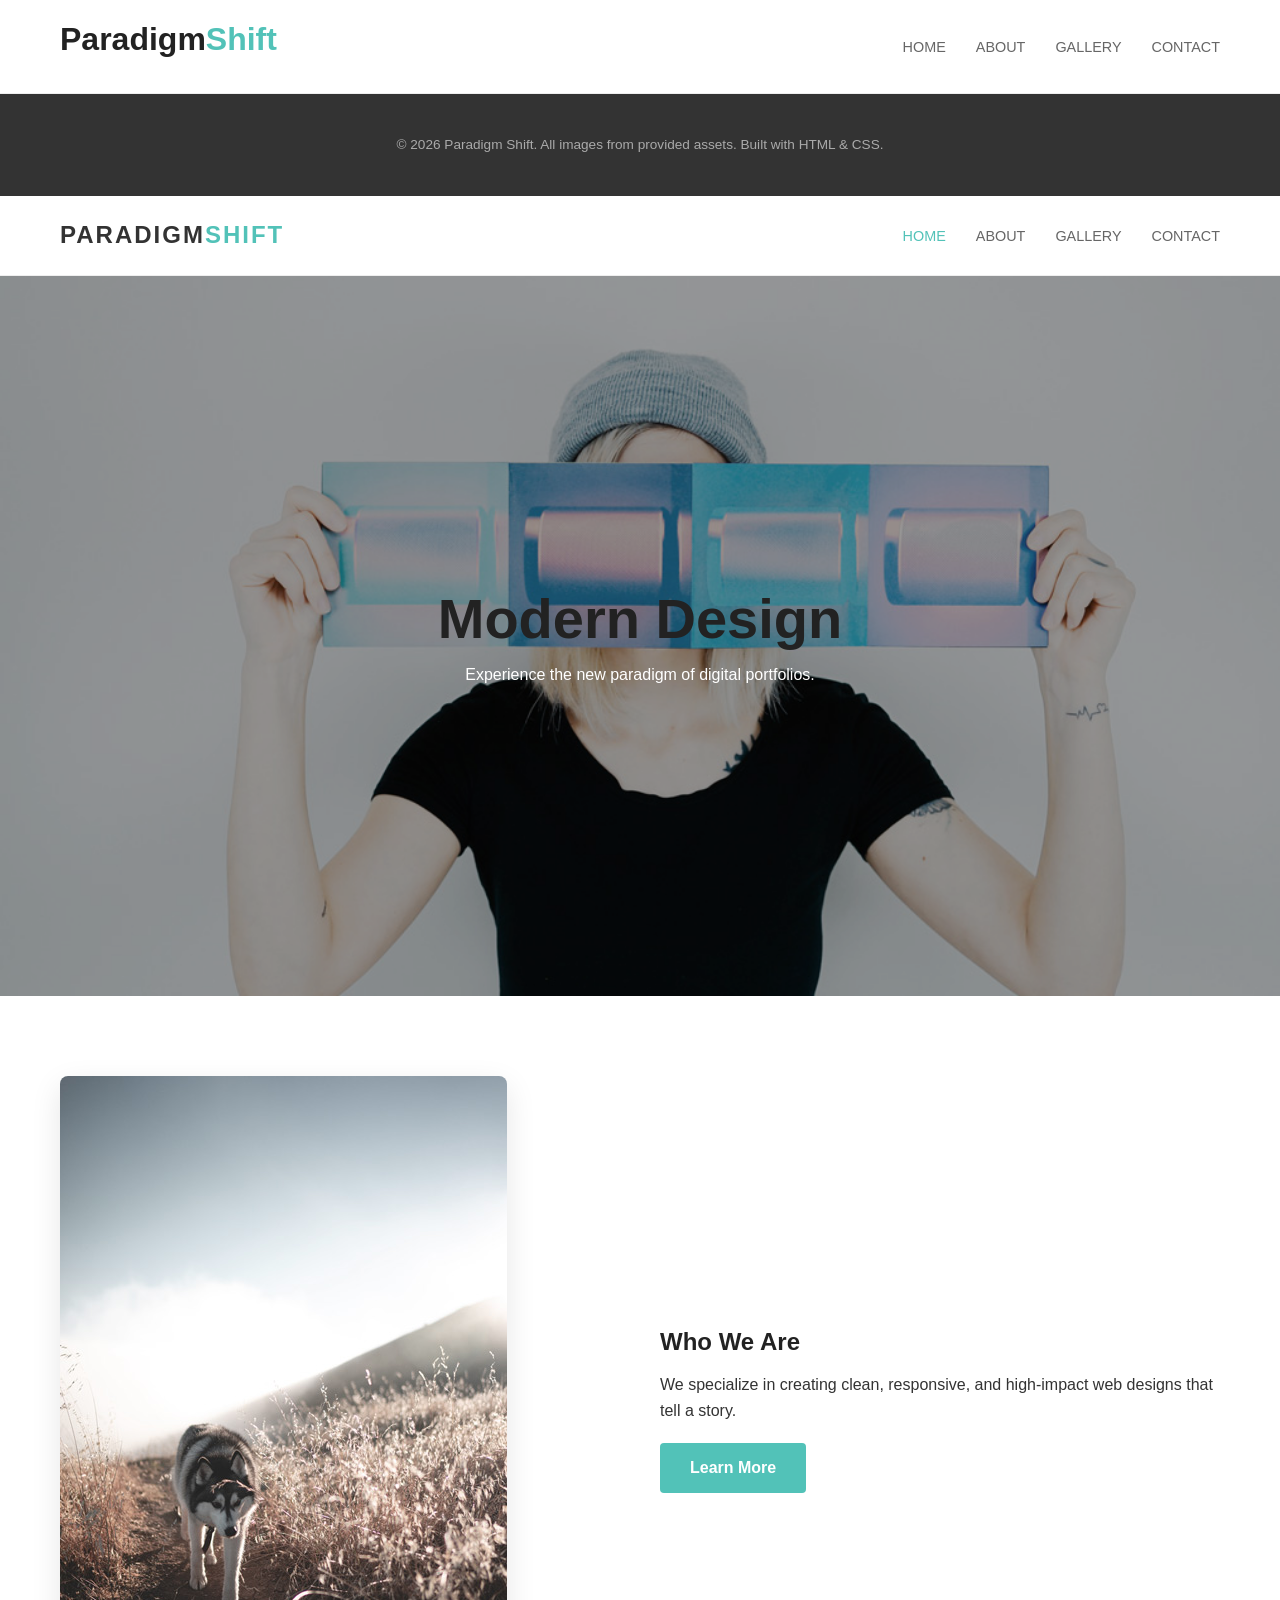
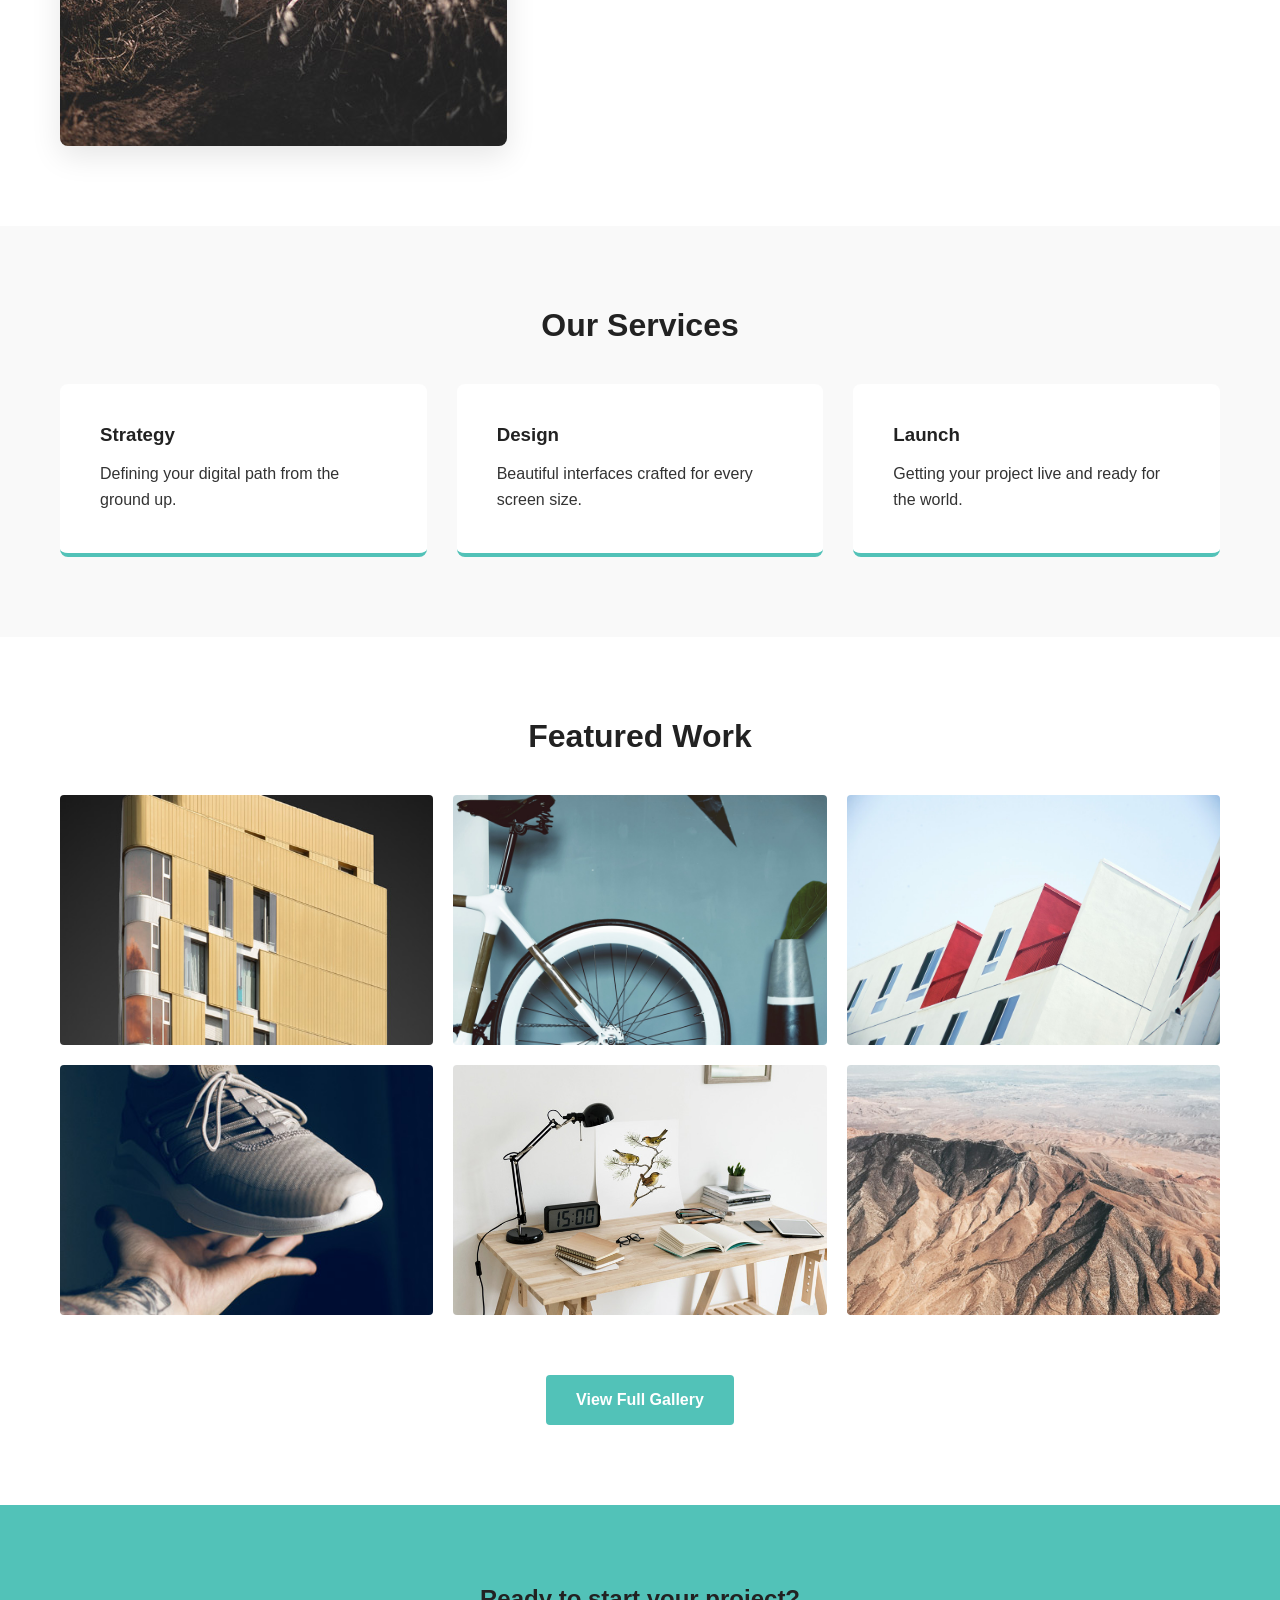
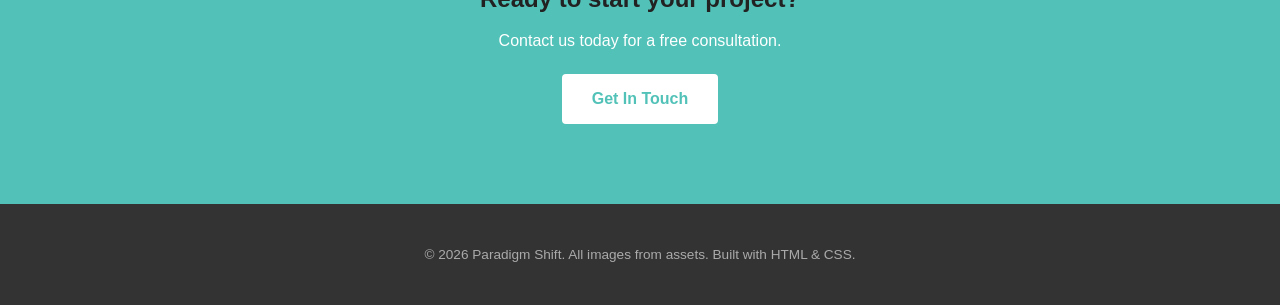
<file: index.html>
<header id="main-header">
    <div class="container">
        <div class="logo">
            <h1>Paradigm<span>Shift</span></h1>
        </div>
        <nav>
            <ul>
                <li><a href="index.html">Home</a></li>
                <li><a href="about.html">About</a></li>
                <li><a href="gallery.html">Gallery</a></li>
                <li><a href="contact.html">Contact</a></li>
            </ul>
        </nav>
    </div>
</header>

<footer id="main-footer">
    <div class="container">
        <p>&copy; 2026 Paradigm Shift. All images from provided assets. Built with HTML & CSS.</p>
    </div>
</footer>

<!DOCTYPE html>
<html lang="en">
<head>
    <meta charset="UTF-8">
    <meta name="viewport" content="width=device-width, initial-scale=1.0">
    <title>Home | Paradigm Shift Portfolio</title>
    <link rel="stylesheet" href="style.css">
</head>
<body>

    <header id="main-header">
        <div class="container">
            <div class="logo">
                <a href="index.html">Paradigm<span>Shift</span></a>
            </div>
            <nav>
                <ul>
                    <li><a href="index.html" class="active">Home</a></li>
                    <li><a href="about.html">About</a></li>
                    <li><a href="gallery.html">Gallery</a></li>
                    <li><a href="contact.html">Contact</a></li>
                </ul>
            </nav>
        </div>
    </header>

    <main>
        <section class="hero-slider">
            <div class="slider-container">
                <div class="slide">
                    <img src="images/01.jpg" alt="Hero Image 1">
                    <div class="hero-text">
                        <h2>Modern Design</h2>
                        <p>Experience the new paradigm of digital portfolios.</p>
                    </div>
                </div>
                </div>
        </section>

        <section class="about-preview section-padding">
            <div class="container split-layout">
                <div class="image-side">
                    <img src="images/02.jpg" alt="About Us">
                </div>
                <div class="text-side">
                    <h2>Who We Are</h2>
                    <p>We specialize in creating clean, responsive, and high-impact web designs that tell a story.</p>
                    <a href="about.html" class="btn-primary">Learn More</a>
                </div>
            </div>
        </section>

        <section class="services section-padding gray-bg">
            <div class="container">
                <h2 class="section-title">Our Services</h2>
                <div class="card-grid">
                    <div class="card">
                        <h3>Strategy</h3>
                        <p>Defining your digital path from the ground up.</p>
                    </div>
                    <div class="card">
                        <h3>Design</h3>
                        <p>Beautiful interfaces crafted for every screen size.</p>
                    </div>
                    <div class="card">
                        <h3>Launch</h3>
                        <p>Getting your project live and ready for the world.</p>
                    </div>
                </div>
            </div>
        </section>

        <section class="gallery-preview section-padding">
            <div class="container">
                <h2 class="section-title">Featured Work</h2>
                <div class="preview-grid">
                    <img src="images/03.jpg" alt="03">
                    <img src="images/04.jpg" alt="04">
                    <img src="images/05.jpg" alt="05">
                    <img src="images/06.jpg" alt="06">
                    <img src="images/07.jpg" alt="07">
                    <img src="images/08.jpg" alt="08">
                </div>
                <div class="center-btn">
                    <a href="gallery.html" class="btn-primary">View Full Gallery</a>
                </div>
            </div>
        </section>

        <section class="cta section-padding accent-bg">
            <div class="container">
                <h2>Ready to start your project?</h2>
                <p>Contact us today for a free consultation.</p>
                <a href="contact.html" class="btn-white">Get In Touch</a>
            </div>
        </section>
    </main>

    <footer id="main-footer">
        <div class="container">
            <p>&copy; 2026 Paradigm Shift. All images from assets. Built with HTML & CSS.</p>
        </div>
    </footer>

</body>
</html>
</file>
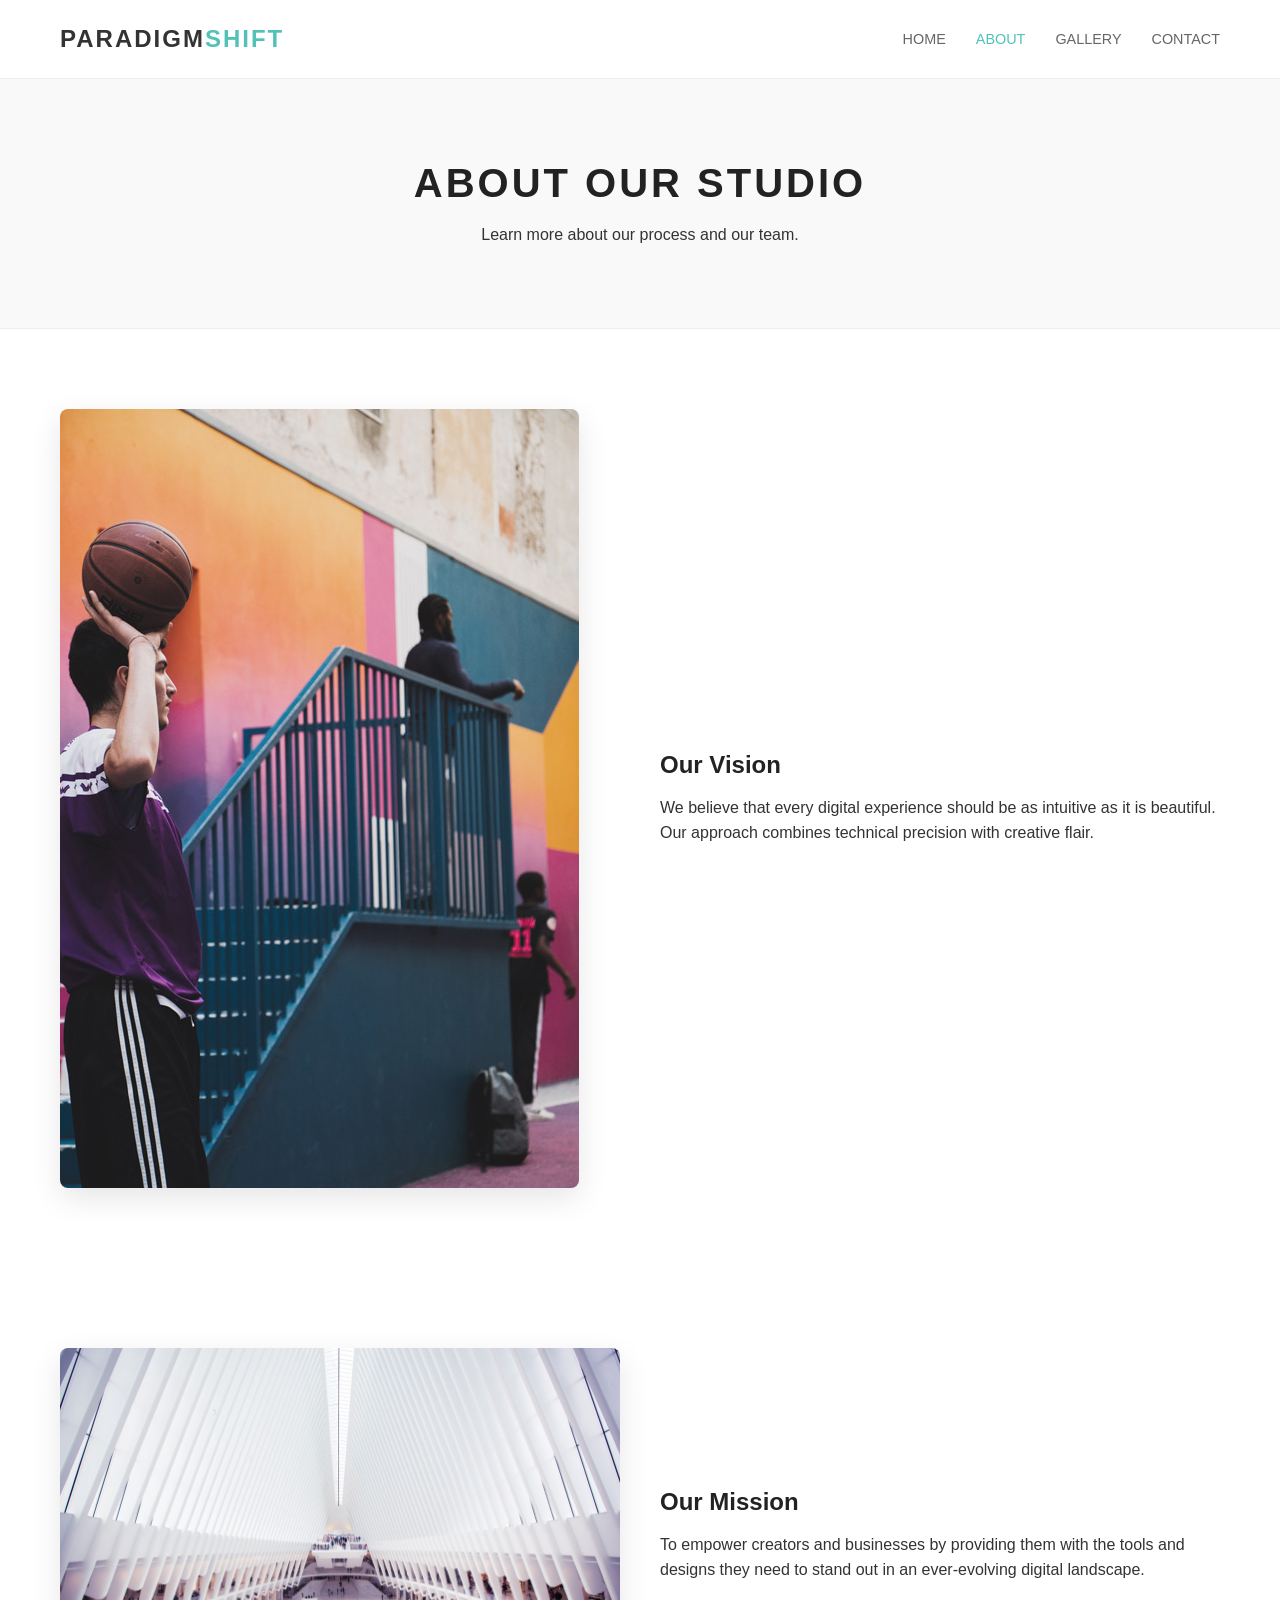
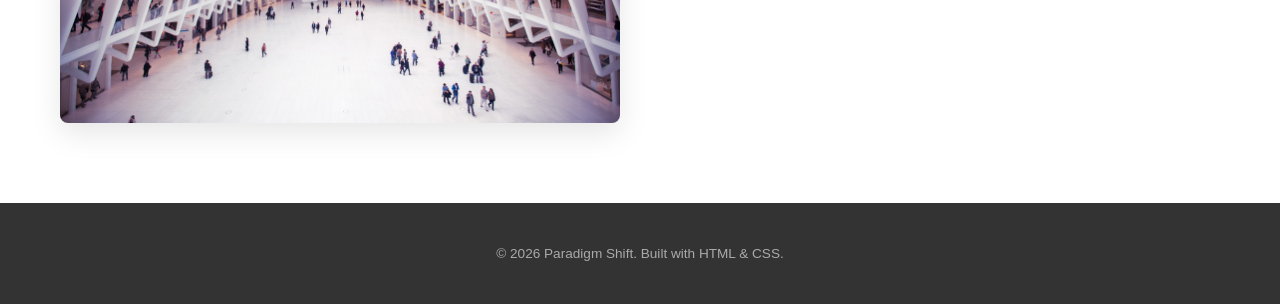
<file: about.html>
<!DOCTYPE html>
<html lang="en">
<head>
    <meta charset="UTF-8">
    <meta name="viewport" content="width=device-width, initial-scale=1.0">
    <title>About Us | Paradigm Shift</title>
    <link rel="stylesheet" href="style.css">
</head>
<body>

    <header id="main-header">
        <div class="container">
            <div class="logo"><a href="index.html">Paradigm<span>Shift</span></a></div>
            <nav>
                <ul>
                    <li><a href="index.html">Home</a></li>
                    <li><a href="about.html" class="active">About</a></li>
                    <li><a href="gallery.html">Gallery</a></li>
                    <li><a href="contact.html">Contact</a></li>
                </ul>
            </nav>
        </div>
    </header>

    <main>
        <section class="page-title section-padding gray-bg">
            <div class="container">
                <h1>About Our Studio</h1>
                <p>Learn more about our process and our team.</p>
            </div>
        </section>

        <section class="about-detail section-padding">
            <div class="container split-layout">
                <div class="image-side">
                    <img src="images/09.jpg" alt="Our Workspace">
                </div>
                <div class="text-side">
                    <h2>Our Vision</h2>
                    <p>We believe that every digital experience should be as intuitive as it is beautiful. Our approach combines technical precision with creative flair.</p>
                </div>
            </div>
        </section>

        <section class="about-detail section-padding">
            <div class="container split-layout reverse">
                <div class="text-side">
                    <h2>Our Mission</h2>
                    <p>To empower creators and businesses by providing them with the tools and designs they need to stand out in an ever-evolving digital landscape.</p>
                </div>
                <div class="image-side">
                    <img src="images/10.jpg" alt="Our Team">
                </div>
            </div>
        </section>
    </main>

    <footer id="main-footer">
        <div class="container">
            <p>&copy; 2026 Paradigm Shift. Built with HTML & CSS.</p>
        </div>
    </footer>

</body>
</html>
</file>
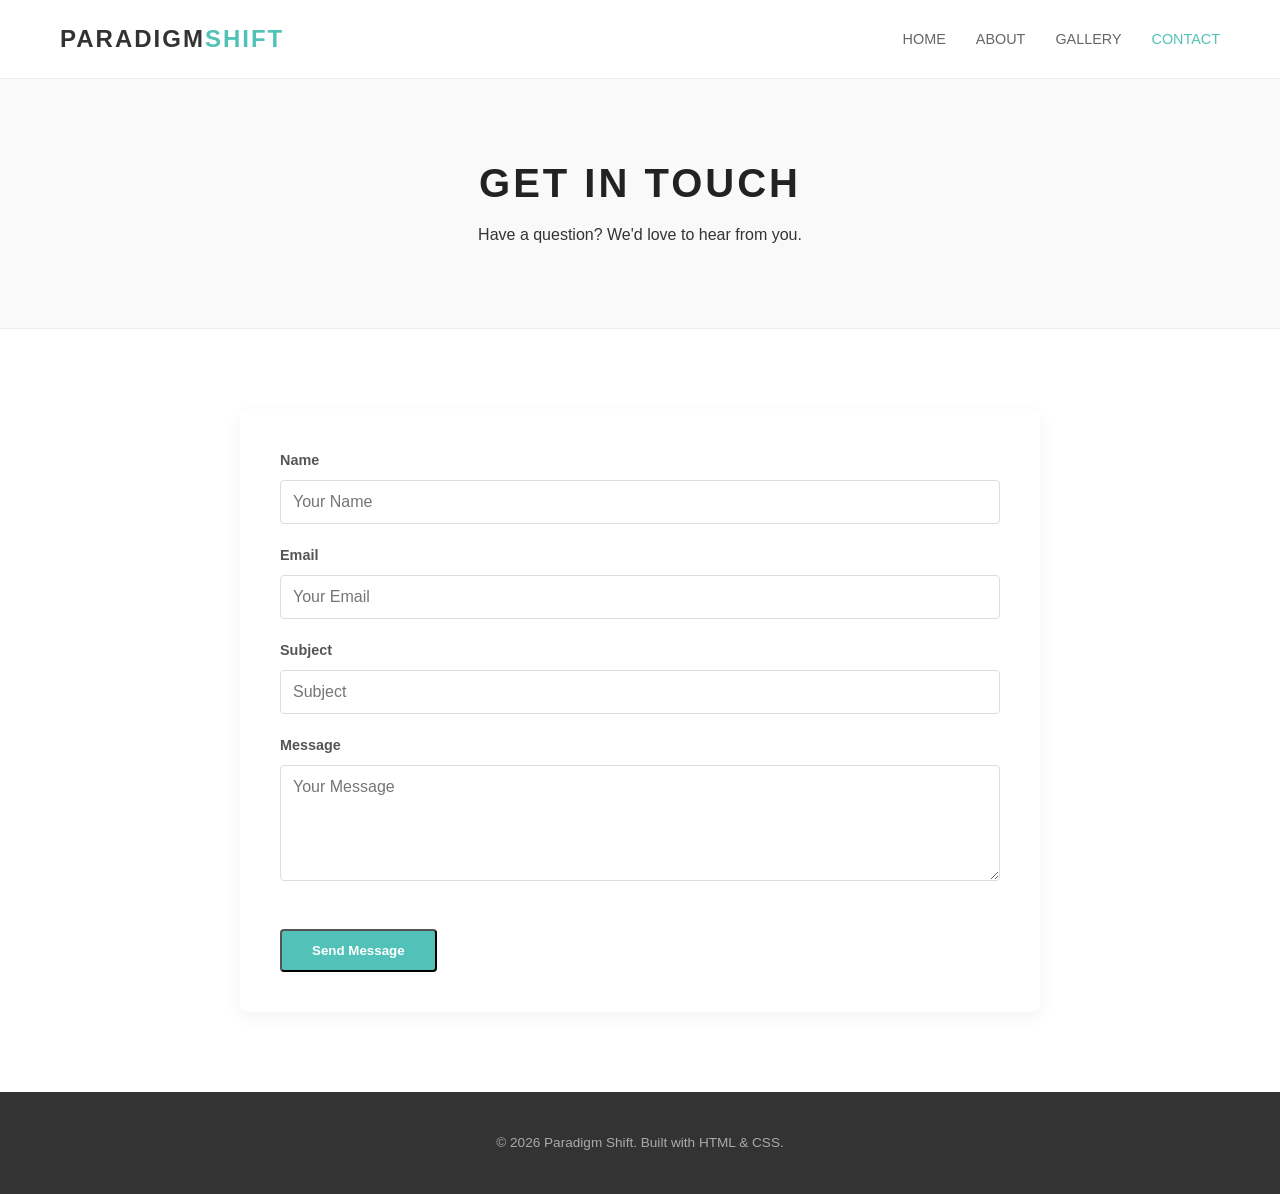
<file: contact.html>
<!DOCTYPE html>
<html lang="en">
<head>
    <meta charset="UTF-8">
    <meta name="viewport" content="width=device-width, initial-scale=1.0">
    <title>Contact Us | Paradigm Shift</title>
    <link rel="stylesheet" href="style.css">
</head>
<body>

    <header id="main-header">
        <div class="container">
            <div class="logo"><a href="index.html">Paradigm<span>Shift</span></a></div>
            <nav>
                <ul>
                    <li><a href="index.html">Home</a></li>
                    <li><a href="about.html">About</a></li>
                    <li><a href="gallery.html">Gallery</a></li>
                    <li><a href="contact.html" class="active">Contact</a></li>
                </ul>
            </nav>
        </div>
    </header>

    <main>
        <section class="page-title section-padding gray-bg">
            <div class="container">
                <h1>Get In Touch</h1>
                <p>Have a question? We'd love to hear from you.</p>
            </div>
        </section>

        <section class="contact-section section-padding">
            <div class="container">
                <div class="contact-wrapper">
                    <form id="contact-form">
                        <div class="form-group">
                            <label for="name">Name</label>
                            <input type="text" id="name" name="name" placeholder="Your Name" required>
                        </div>
                        <div class="form-group">
                            <label for="email">Email</label>
                            <input type="email" id="email" name="email" placeholder="Your Email" required>
                        </div>
                        <div class="form-group">
                            <label for="subject">Subject</label>
                            <input type="text" id="subject" name="subject" placeholder="Subject">
                        </div>
                        <div class="form-group">
                            <label for="message">Message</label>
                            <textarea id="message" name="message" rows="5" placeholder="Your Message" required></textarea>
                        </div>
                        <button type="submit" class="btn-primary">Send Message</button>
                    </form>
                </div>
            </div>
        </section>
    </main>

    <footer id="main-footer">
        <div class="container">
            <p>&copy; 2026 Paradigm Shift. Built with HTML & CSS.</p>
        </div>
    </footer>

</body>
</html>
</file>
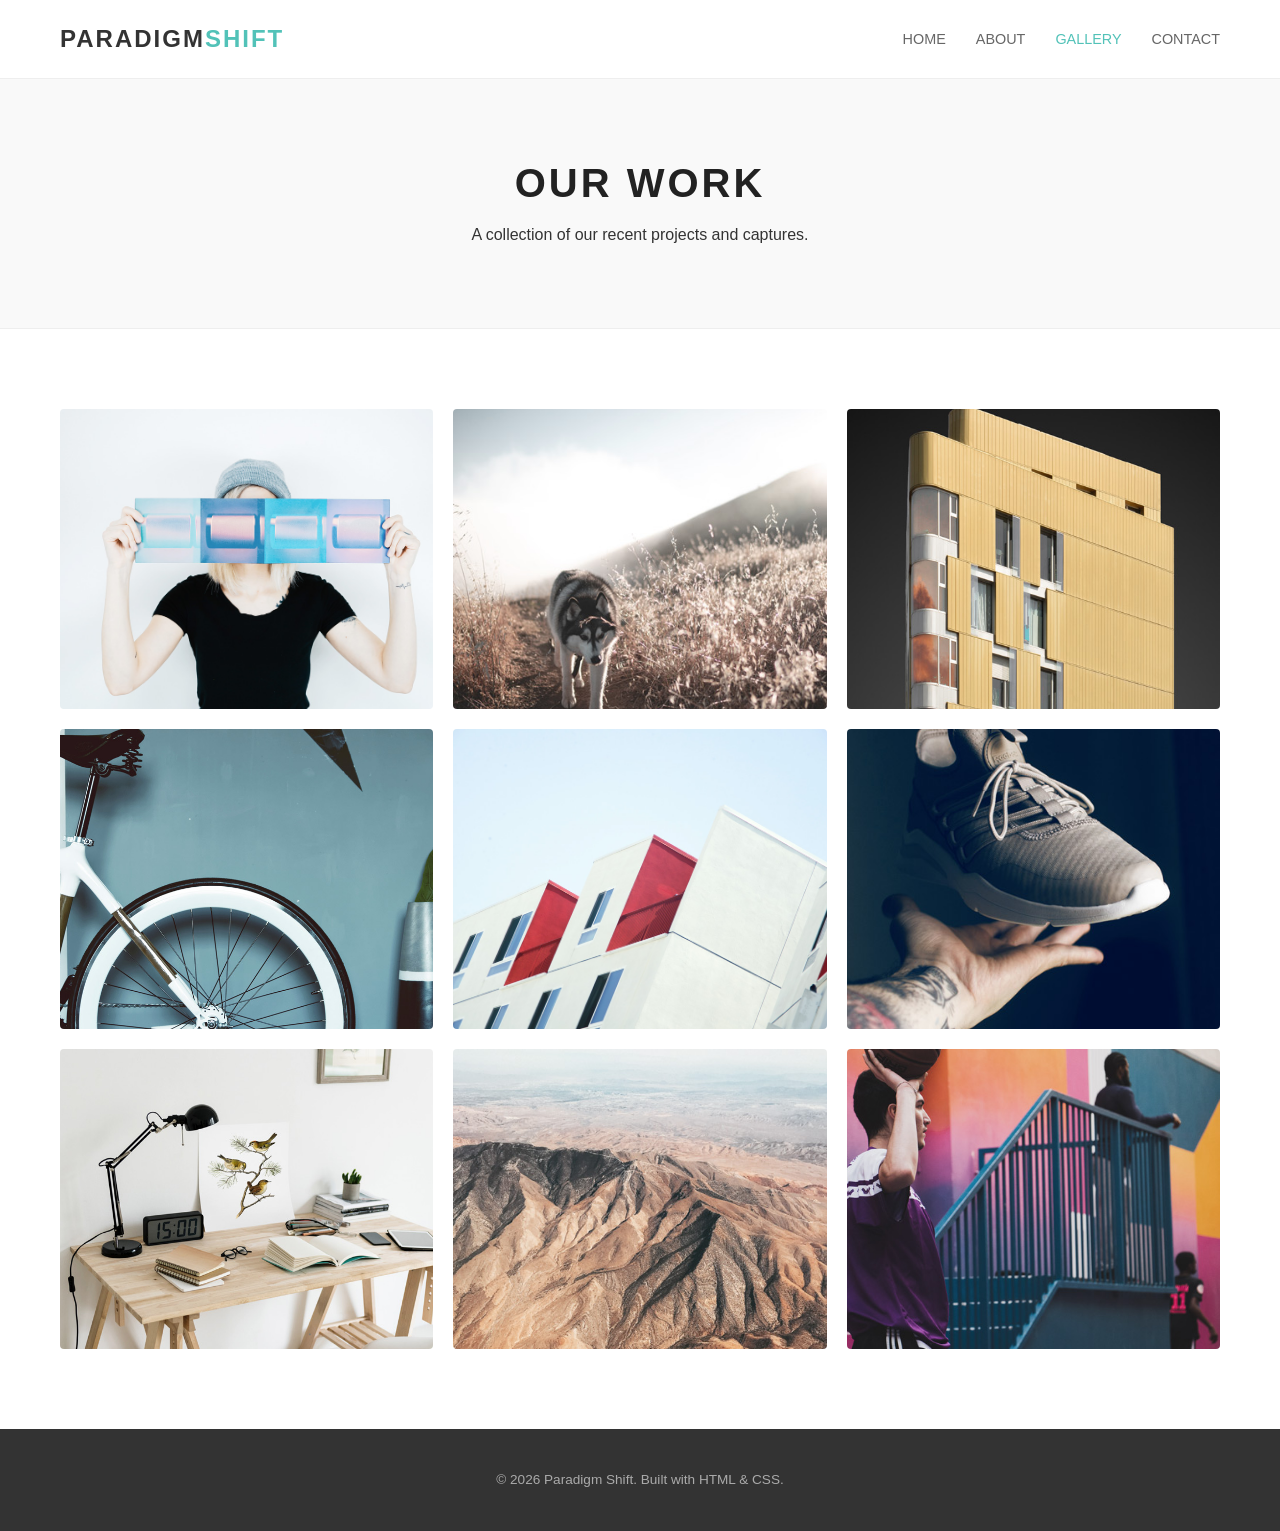
<file: gallery.html>
<!DOCTYPE html>
<html lang="en">
<head>
    <meta charset="UTF-8">
    <meta name="viewport" content="width=device-width, initial-scale=1.0">
    <title>Gallery | Paradigm Shift</title>
    <link rel="stylesheet" href="style.css">
</head>
<body>

    <header id="main-header">
        <div class="container">
            <div class="logo"><a href="index.html">Paradigm<span>Shift</span></a></div>
            <nav>
                <ul>
                    <li><a href="index.html">Home</a></li>
                    <li><a href="about.html">About</a></li>
                    <li><a href="gallery.html" class="active">Gallery</a></li>
                    <li><a href="contact.html">Contact</a></li>
                </ul>
            </nav>
        </div>
    </header>

    <main>
        <section class="page-title section-padding gray-bg">
            <div class="container">
                <h1>Our Work</h1>
                <p>A collection of our recent projects and captures.</p>
            </div>
        </section>

        <section class="gallery-full section-padding">
            <div class="container">
                <div class="main-grid">
                    <img src="images/01.jpg" alt="01">
                    <img src="images/02.jpg" alt="02">
                    <img src="images/03.jpg" alt="03">
                    <img src="images/04.jpg" alt="04">
                    <img src="images/05.jpg" alt="05">
                    <img src="images/06.jpg" alt="06">
                    <img src="images/07.jpg" alt="07">
                    <img src="images/08.jpg" alt="08">
                    <img src="images/09.jpg" alt="09">
                </div>
            </div>
        </section>
    </main>

    <footer id="main-footer">
        <div class="container">
            <p>&copy; 2026 Paradigm Shift. Built with HTML & CSS.</p>
        </div>
    </footer>

</body>
</html>
</file>
<file: style.css>
/* --- Global Reset & Base Styles --- */
* {
    margin: 0;
    padding: 0;
    box-sizing: border-box;
}

body {
    font-family: -apple-system, BlinkMacSystemFont, "Segoe UI", Roboto, Helvetica, Arial, sans-serif;
    line-height: 1.6;
    color: #333;
    background-color: #ffffff;
}

img {
    max-width: 100%;
    display: block;
}

ul {
    list-style: none;
}

a {
    text-decoration: none;
    transition: 0.3s;
}

/* --- Layout Container --- */
.container {
    max-width: 1200px;
    margin: 0 auto;
    padding: 0 20px;
}

.section-padding {
    padding: 80px 0;
}

/* --- Header & Navigation --- */
#main-header {
    background: #ffffff;
    padding: 20px 0;
    border-bottom: 1px solid #eee;
    position: sticky;
    top: 0;
    z-index: 1000;
}

#main-header .container {
    display: flex;
    justify-content: space-between;
    align-items: center;
}

.logo a {
    font-size: 1.5rem;
    font-weight: 800;
    color: #333;
    text-transform: uppercase;
    letter-spacing: 2px;
}

.logo span {
    color: #52c2b8; /* That signature Teal color */
}

nav ul {
    display: flex;
}

nav ul li {
    margin-left: 30px;
}

nav ul li a {
    color: #666;
    font-weight: 500;
    font-size: 0.9rem;
    text-transform: uppercase;
}

nav ul li a:hover, 
nav ul li a.active {
    color: #52c2b8;
}

/* --- Buttons --- */
.btn-primary {
    display: inline-block;
    background: #52c2b8;
    color: white;
    padding: 12px 30px;
    border-radius: 4px;
    font-weight: 600;
    margin-top: 20px;
}

.btn-primary:hover {
    background: #41a198;
}

/* --- Mobile Menu Basics --- */
@media (max-width: 768px) {
    #main-header .container {
        flex-direction: column;
    }
    nav ul {
        margin-top: 15px;
    }
    nav ul li {
        margin: 0 10px;
    }
}

/* --- Hero Slider (CSS Only) --- */
.hero-slider {
    position: relative;
    height: 80vh;
    overflow: hidden;
    background: #000;
}

.slider-container, .slide {
    height: 100%;
    width: 100%;
}

.slide {
    position: relative;
}

.slide img {
    width: 100%;
    height: 100%;
    object-fit: cover;
    opacity: 0.6; /* Darkens image to make text readable */
}

.hero-text {
    position: absolute;
    top: 50%;
    left: 50%;
    transform: translate(-50%, -50%);
    text-align: center;
    color: #fff;
}

.hero-text h2 {
    font-size: 3.5rem;
    margin-bottom: 10px;
}

/* --- Split Layout (About Preview & About Page) --- */
.split-layout {
    display: flex;
    align-items: center;
    gap: 40px;
}

.split-layout .image-side,
.split-layout .text-side {
    flex: 1;
}

.split-layout.reverse {
    flex-direction: row-reverse;
}

.split-layout img {
    border-radius: 8px;
    box-shadow: 0 10px 30px rgba(0,0,0,0.1);
}

/* --- Services Card Grid --- */
.gray-bg {
    background-color: #f9f9f9;
}

.section-title {
    text-align: center;
    margin-bottom: 40px;
    font-size: 2rem;
}

.card-grid {
    display: grid;
    grid-template-columns: repeat(3, 1fr);
    gap: 30px;
}

.card {
    background: #fff;
    padding: 40px;
    border-radius: 8px;
    border-bottom: 4px solid #52c2b8;
    transition: transform 0.3s;
}

.card:hover {
    transform: translateY(-10px);
}

/* --- Preview Grid (Home) & Main Grid (Gallery) --- */
.preview-grid, .main-grid {
    display: grid;
    grid-template-columns: repeat(3, 1fr);
    gap: 20px;
}

.preview-grid img, .main-grid img {
    width: 100%;
    height: 250px;
    object-fit: cover;
    border-radius: 4px;
    transition: opacity 0.3s;
}

.preview-grid img:hover, .main-grid img:hover {
    opacity: 0.8;
}

.center-btn {
    text-align: center;
    margin-top: 40px;
}

/* --- CTA Section --- */
.accent-bg {
    background-color: #52c2b8;
    color: #fff;
    text-align: center;
}

.btn-white {
    display: inline-block;
    background: #fff;
    color: #52c2b8;
    padding: 12px 30px;
    border-radius: 4px;
    font-weight: 600;
    margin-top: 20px;
}

/* --- Mobile Responsiveness (Layer 2) --- */
@media (max-width: 992px) {
    .card-grid, .preview-grid, .main-grid {
        grid-template-columns: repeat(2, 1fr);
    }
}

@media (max-width: 768px) {
    .split-layout, .split-layout.reverse {
        flex-direction: column;
    }
    .card-grid, .preview-grid, .main-grid {
        grid-template-columns: 1fr;
    }
    .hero-text h2 {
        font-size: 2.2rem;
    }
}

/* --- Contact Page Styles --- */
.contact-wrapper {
    max-width: 800px;
    margin: 0 auto;
    background: #fff;
    padding: 40px;
    border-radius: 8px;
    box-shadow: 0 5px 20px rgba(0,0,0,0.05);
}

.form-group {
    margin-bottom: 20px;
}

.form-group label {
    display: block;
    margin-bottom: 8px;
    font-weight: 600;
    font-size: 0.9rem;
    color: #555;
}

.form-group input, 
.form-group textarea {
    width: 100%;
    padding: 12px;
    border: 1px solid #ddd;
    border-radius: 4px;
    font-family: inherit;
    font-size: 1rem;
    transition: border-color 0.3s;
}

.form-group input:focus, 
.form-group textarea:focus {
    outline: none;
    border-color: #52c2b8;
}

/* --- Gallery Page Refinement --- */
.gallery-full .main-grid img {
    height: 300px; /* Slightly taller for the dedicated gallery page */
    cursor: pointer;
}

/* --- Typography & Polish --- */
h1, h2, h3 {
    line-height: 1.2;
    margin-bottom: 15px;
    color: #222;
}

.page-title {
    text-align: center;
    border-bottom: 1px solid #eee;
}

.page-title h1 {
    font-size: 2.5rem;
    text-transform: uppercase;
    letter-spacing: 3px;
}

/* --- Footer Polish --- */
#main-footer {
    background: #333;
    color: #aaa;
    padding: 40px 0;
    text-align: center;
    font-size: 0.85rem;
}

/* --- Smooth Scrolling (Optional but recommended) --- */
html {
    scroll-behavior: smooth;
}
</file>
